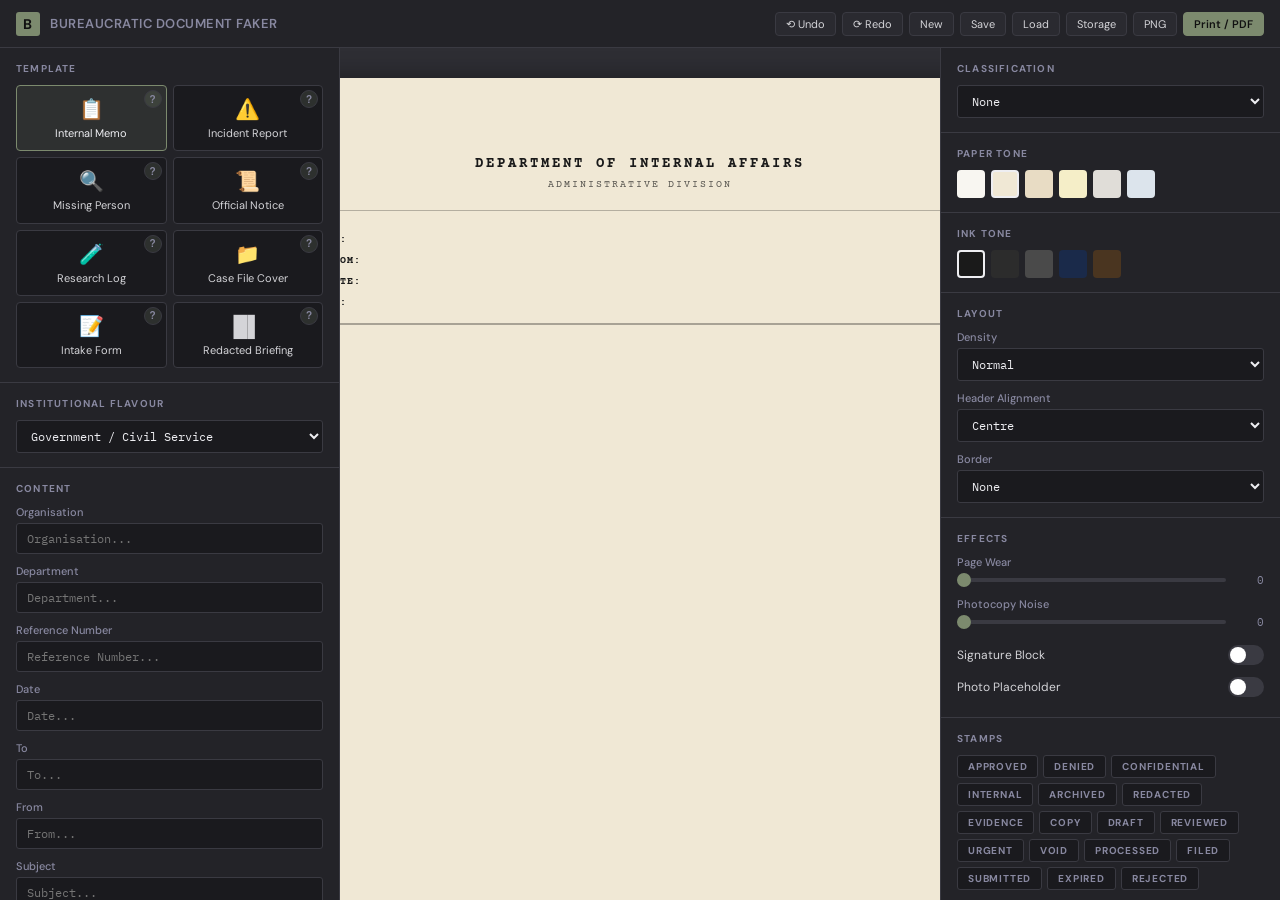
<file: index.html>
<!DOCTYPE html>
<html lang="en">
<head>
  <meta charset="UTF-8">
  <meta name="viewport" content="width=device-width, initial-scale=1.0">
  <title>Bureaucratic Document Faker</title>
  <link rel="stylesheet" href="src/styles.css">
</head>
<body>

<div class="app" id="app">
  <!-- HEADER -->
  <header class="header">
    <div class="header-brand">
      <div class="icon">B</div>
      <span>Bureaucratic Document Faker</span>
    </div>
    <div class="header-actions">
      <button class="btn btn-sm" id="undoBtn" title="Undo (Ctrl+Z)" disabled>⟲ Undo</button>
      <button class="btn btn-sm" id="redoBtn" title="Redo (Ctrl+Y)" disabled>⟳ Redo</button>
      <button class="btn btn-sm" id="newBtn" onclick="alert('Use Load to open saved docs')">New</button>
      <button class="btn btn-sm" id="saveBtn">Save</button>
      <button class="btn btn-sm" id="loadBtn">Load</button>
      <button class="btn btn-sm" id="storageManagerBtn" title="View and manage stored documents and presets">Storage</button>
      <button class="btn btn-sm" id="pngBtn">PNG</button>
      <button class="btn btn-sm btn-primary" id="printBtn">Print / PDF</button>
    </div>
  </header>

  <!-- LEFT PANEL: CONTENT -->
  <div class="panel" id="leftPanel">
    <!-- Template selection -->
    <div class="panel-section">
      <div class="panel-title">Template</div>
      <div class="template-grid" id="templateGrid"></div>
    </div>

    <!-- Flavour Pack -->
    <div class="panel-section">
      <div class="panel-title">Institutional Flavour</div>
      <div class="field">
        <select id="flavourSelect">
          <option value="government">Government / Civil Service</option>
          <option value="academic">Academic / University</option>
          <option value="research">Research Lab</option>
          <option value="police">Police / Investigative</option>
          <option value="medical">Medical / Administrative</option>
          <option value="corporate">Corporate Internal</option>
          <option value="occult">Occult Archive</option>
          <option value="retro">Retro Terminal Bureau</option>
        </select>
      </div>
    </div>

    <!-- Content fields -->
    <div class="panel-section">
      <div class="panel-title">Content</div>
      <div id="contentFields"></div>
    </div>

    <!-- Notes / Attachments -->
    <div class="panel-section">
      <div class="panel-title">Extras</div>
      <div class="field">
        <label>Notes</label>
        <textarea id="docNotes" rows="2" placeholder="Optional notes..."></textarea>
      </div>
      <div class="field">
        <label>Attachments List</label>
        <input type="text" id="docAttachments" placeholder="e.g. Exhibit A, Photo Set 12">
      </div>
      <div class="field">
        <label>Footer Left</label>
        <input type="text" id="footerLeft" placeholder="e.g. FORM 117-B REV. 2">
      </div>
      <div class="field">
        <label>Footer Right</label>
        <input type="text" id="footerRight" placeholder="e.g. Page 1 of 1">
      </div>
    </div>
  </div>

  <!-- CENTRE: PREVIEW -->
  <div class="preview-area" id="previewArea">
    <div class="preview-wrapper" id="previewWrapper">
      <div id="docPreview"></div>
    </div>
  </div>

  <!-- RIGHT PANEL: STYLE -->
  <div class="panel" id="rightPanel">
    <!-- Classification -->
    <div class="panel-section">
      <div class="panel-title">Classification</div>
      <div class="field">
        <select id="classificationSelect">
          <option value="none">None</option>
          <option value="unclassified">Unclassified</option>
          <option value="internal">Internal Use Only</option>
          <option value="confidential">Confidential</option>
          <option value="secret">Secret</option>
        </select>
      </div>
    </div>

    <!-- Paper & Ink -->
    <div class="panel-section">
      <div class="panel-title">Paper Tone</div>
      <div class="swatch-row" id="paperSwatches"></div>
    </div>
    <div class="panel-section">
      <div class="panel-title">Ink Tone</div>
      <div class="swatch-row" id="inkSwatches"></div>
    </div>

    <!-- Layout -->
    <div class="panel-section">
      <div class="panel-title">Layout</div>
      <div class="field">
        <label>Density</label>
        <select id="densitySelect">
          <option value="compact">Compact</option>
          <option value="normal" selected>Normal</option>
          <option value="spacious">Spacious</option>
        </select>
      </div>
      <div class="field">
        <label>Header Alignment</label>
        <select id="headerAlign">
          <option value="center" selected>Centre</option>
          <option value="left">Left</option>
        </select>
      </div>
      <div class="field">
        <label>Border</label>
        <select id="borderStyle">
          <option value="none">None</option>
          <option value="thin">Thin</option>
          <option value="double">Double</option>
          <option value="heavy">Heavy</option>
        </select>
      </div>
    </div>

    <!-- Effects -->
    <div class="panel-section">
      <div class="panel-title">Effects</div>
      <div class="field">
        <label>Page Wear</label>
        <div class="slider-row">
          <input type="range" id="pageWear" min="0" max="100" value="0">
          <span class="slider-val" id="pageWearVal">0</span>
        </div>
      </div>
      <div class="field">
        <label>Photocopy Noise</label>
        <div class="slider-row">
          <input type="range" id="photoNoise" min="0" max="100" value="0">
          <span class="slider-val" id="photoNoiseVal">0</span>
        </div>
      </div>
      <div class="toggle-row">
        <span>Signature Block</span>
        <div class="toggle" id="sigToggle"></div>
      </div>
      <div class="toggle-row">
        <span>Photo Placeholder</span>
        <div class="toggle" id="photoToggle"></div>
      </div>
    </div>

    <!-- Stamps -->
    <div class="panel-section">
      <div class="panel-title">Stamps</div>
      <div class="stamp-grid" id="stampGrid"></div>
      <div style="margin-top:10px">
        <label style="font-size:11px;color:var(--ui-text-dim);display:block;margin-bottom:4px">Stamp Colour</label>
        <div class="swatch-row" id="stampColorSwatches"></div>
      </div>
      <!-- Priority 6: Custom Stamp Colour Picker -->
      <div id="customStampColorContainer" style="margin-top:10px"></div>
    </div>

    <!-- Priority 7: Field Customization Panel -->
    <div class="panel-section" id="fieldCustomizationSection" style="display:none">
      <div id="fieldCustomizationContainer"></div>
    </div>

    <!-- Redaction -->
    <div class="panel-section">
      <div class="panel-title">Redaction</div>
      <p style="font-size:11px;color:var(--ui-text-dim);margin-bottom:8px">
        Wrap text in [REDACTED] or [R]...[/R] in the body field to apply redaction bars.
      </p>
      <div class="toggle-row">
        <span>Show redaction markers</span>
        <div class="toggle active" id="redactionToggle"></div>
      </div>
    </div>

    <!-- Presets -->
    <div class="panel-section">
      <div class="panel-title">Presets</div>
      <div style="display:flex;gap:6px;flex-wrap:wrap">
        <button class="btn btn-sm" id="savePresetBtn">Save Preset</button>
        <button class="btn btn-sm" id="loadPresetBtn">Load Preset</button>
      </div>
    </div>
  </div>
</div>

<!-- MODALS -->
<div class="modal-backdrop hidden" id="saveModal">
  <div class="modal">
    <h3>Save Document</h3>
    <div id="saveList"></div>
    <div class="modal-actions">
      <button class="btn" id="closeSaveModal">Close</button>
    </div>
  </div>
</div>

<div class="modal-backdrop hidden" id="loadModal">
  <div class="modal">
    <h3>Saved Documents</h3>
    <div id="loadList"></div>
    <div class="modal-actions">
      <button class="btn" id="closeLoadModal">Close</button>
    </div>
  </div>
</div>

<div class="modal-backdrop hidden" id="presetModal">
  <div class="modal modal-large">
    <h3>Presets - Advanced Search & Apply</h3>
    <!-- Search & Filter Controls -->
    <div class="preset-controls">
      <div class="field">
        <input type="text" id="presetSearch" placeholder="Search presets by name, description, or tags...">
      </div>
      <div class="preset-filters">
        <div class="filter-group">
          <label>Sort:</label>
          <select id="presetSort">
            <option value="alphabetical">Alphabetical</option>
            <option value="recent">Recently Used</option>
            <option value="frequency">Most Used</option>
          </select>
        </div>
        <div class="filter-group" id="tagFilters"></div>
      </div>
    </div>
    <div id="presetList"></div>
    <div class="modal-actions">
      <button class="btn" id="closePresetModal">Close</button>
    </div>
  </div>
</div>

<!-- Preset Override Modal -->
<div class="modal-backdrop hidden" id="presetOverrideModal">
  <div class="modal">
    <h3>Apply Preset - Select Fields to Override</h3>
    <div class="override-explanation">
      <p>Checked fields will be updated. Unchecked fields will keep their current values.</p>
    </div>
    <div id="overrideFieldsList" class="override-fields"></div>
    <div class="modal-actions">
      <button class="btn btn-primary" id="applyPresetOverride">Apply Preset</button>
      <button class="btn" id="cancelPresetOverride">Cancel</button>
    </div>
  </div>
</div>

<div class="modal-backdrop hidden" id="templateHelpModal">
  <div class="modal">
    <h3 id="templateHelpTitle">Template Help</h3>
    <div id="templateHelpContent"></div>
    <div class="modal-actions">
      <button class="btn" id="closeTemplateHelpModal">Close</button>
    </div>
  </div>
</div>

<!-- Storage Manager Modal -->
<div class="modal-backdrop hidden" id="storageManagerModalBackdrop">
  <div class="modal modal-large">
    <h3>Storage Manager</h3>
    <div id="storageManagerList"></div>
    <div class="modal-actions">
      <button class="btn" id="closeStorageManagerModal">Close</button>
    </div>
  </div>
</div>

<div class="toast" id="toast"></div>

<script type="module" src="src/main.js"></script>
</body>
</html>
</file>
<file: src/styles.css>
@import url('https://fonts.googleapis.com/css2?family=Courier+Prime:ital,wght@0,400;0,700;1,400&family=EB+Garamond:ital,wght@0,400;0,600;0,700;1,400&family=IBM+Plex+Mono:wght@300;400;500;700&family=Special+Elite&family=Cutive+Mono&family=Libre+Baskerville:ital,wght@0,400;0,700;1,400&family=Source+Serif+4:ital,wght@0,400;0,600;0,700;1,400&family=DM+Sans:wght@300;400;500;600;700&family=Space+Mono:wght@400;700&display=swap');

:root {
  --ui-bg: #1a1a1e;
  --ui-surface: #232328;
  --ui-surface-2: #2a2a30;
  --ui-border: #3a3a42;
  --ui-border-light: #44444e;
  --ui-text: #d4d4d8;
  --ui-text-dim: #8888a0;
  --ui-text-bright: #eeeef2;
  --ui-accent: #7c8a6e;
  --ui-accent-hover: #8f9e7f;
  --ui-danger: #a04040;
  --ui-warning: #b08840;
  --panel-width: 340px;
  --preview-min: 500px;
}

* { margin:0; padding:0; box-sizing:border-box; }

body {
  font-family: 'DM Sans', sans-serif;
  background: var(--ui-bg);
  color: var(--ui-text);
  height: 100vh;
  overflow: hidden;
}

/* ── APP LAYOUT ── */
.app {
  display: grid;
  grid-template-columns: var(--panel-width) 1fr var(--panel-width);
  grid-template-rows: 48px 1fr;
  height: 100vh;
}

/* ── HEADER ── */
.header {
  grid-column: 1 / -1;
  background: var(--ui-surface);
  border-bottom: 1px solid var(--ui-border);
  display: flex;
  align-items: center;
  justify-content: space-between;
  padding: 0 16px;
  z-index: 100;
}

.header-brand {
  display: flex;
  align-items: center;
  gap: 10px;
  font-weight: 600;
  font-size: 13px;
  letter-spacing: 0.5px;
  text-transform: uppercase;
  color: var(--ui-text-dim);
}

.header-brand .icon {
  width: 24px; height: 24px;
  background: var(--ui-accent);
  border-radius: 3px;
  display: flex; align-items: center; justify-content: center;
  color: #111;
  font-size: 14px;
  font-weight: 700;
}

.header-actions { display: flex; gap: 6px; }

/* ── BUTTONS ── */
.btn {
  padding: 6px 14px;
  border: 1px solid var(--ui-border);
  background: var(--ui-surface-2);
  color: var(--ui-text);
  border-radius: 4px;
  font-size: 12px;
  font-family: inherit;
  cursor: pointer;
  transition: all 0.15s;
  white-space: nowrap;
}
.btn:hover { background: var(--ui-border); color: var(--ui-text-bright); }
.btn-primary { background: var(--ui-accent); color: #111; border-color: var(--ui-accent); font-weight: 600; }
.btn-primary:hover { background: var(--ui-accent-hover); }
.btn-danger { border-color: var(--ui-danger); color: var(--ui-danger); }
.btn-danger:hover { background: var(--ui-danger); color: #fff; }
.btn-sm { padding: 4px 10px; font-size: 11px; }

/* ── PANELS ── */
.panel {
  background: var(--ui-surface);
  border-right: 1px solid var(--ui-border);
  overflow-y: auto;
  overflow-x: hidden;
  scrollbar-width: thin;
  scrollbar-color: var(--ui-border) transparent;
}
.panel:last-of-type { border-right: none; border-left: 1px solid var(--ui-border); }

.panel-section {
  padding: 14px 16px;
  border-bottom: 1px solid var(--ui-border);
}
.panel-section:last-child { border-bottom: none; }

.panel-title {
  font-size: 10px;
  font-weight: 700;
  text-transform: uppercase;
  letter-spacing: 1.2px;
  color: var(--ui-text-dim);
  margin-bottom: 10px;
}

/* ── FORM CONTROLS ── */
.field { margin-bottom: 10px; }
.field:last-child { margin-bottom: 0; }

.field label {
  display: block;
  font-size: 11px;
  font-weight: 500;
  color: var(--ui-text-dim);
  margin-bottom: 4px;
}

.field input, .field textarea, .field select {
  width: 100%;
  padding: 7px 10px;
  background: var(--ui-bg);
  border: 1px solid var(--ui-border);
  border-radius: 3px;
  color: var(--ui-text-bright);
  font-family: 'IBM Plex Mono', monospace;
  font-size: 12px;
  transition: border-color 0.15s;
}
.field input:focus, .field textarea:focus, .field select:focus {
  outline: none;
  border-color: var(--ui-accent);
}
.field textarea { resize: vertical; min-height: 60px; line-height: 1.5; }
.field select { cursor: pointer; }

/* ── FIELD VALIDATION (Gap 2) ── */
.field.has-error input,
.field.has-error textarea {
  border-color: #d9534f;
  background-color: #f9ede8;
}

.field-error {
  display: none;
  color: #d9534f;
  font-size: 11px;
  margin-top: 4px;
  font-weight: 500;
}

.field-row {
  display: grid;
  grid-template-columns: 1fr 1fr;
  gap: 8px;
}

/* ── TOGGLE ── */
.toggle-row {
  display: flex;
  align-items: center;
  justify-content: space-between;
  padding: 6px 0;
}
.toggle-row span { font-size: 12px; }
.toggle {
  width: 36px; height: 20px;
  background: var(--ui-border);
  border-radius: 10px;
  position: relative;
  cursor: pointer;
  transition: background 0.2s;
  flex-shrink: 0;
}
.toggle.active { background: var(--ui-accent); }
.toggle::after {
  content: '';
  position: absolute;
  width: 16px; height: 16px;
  background: #fff;
  border-radius: 50%;
  top: 2px; left: 2px;
  transition: transform 0.2s;
}
.toggle.active::after { transform: translateX(16px); }

/* ── SLIDER ── */
.slider-row {
  display: flex;
  align-items: center;
  gap: 10px;
}
.slider-row input[type="range"] {
  flex: 1;
  -webkit-appearance: none;
  height: 4px;
  background: var(--ui-border);
  border-radius: 2px;
  border: none;
  padding: 0;
}
.slider-row input[type="range"]::-webkit-slider-thumb {
  -webkit-appearance: none;
  width: 14px; height: 14px;
  background: var(--ui-accent);
  border-radius: 50%;
  cursor: pointer;
}
.slider-row .slider-val {
  font-size: 11px;
  color: var(--ui-text-dim);
  min-width: 28px;
  text-align: right;
  font-family: 'IBM Plex Mono', monospace;
}

/* ── TEMPLATE GRID ── */
.template-grid {
  display: grid;
  grid-template-columns: 1fr 1fr;
  gap: 6px;
}
.template-card {
  padding: 10px 8px;
  background: var(--ui-bg);
  border: 1px solid var(--ui-border);
  border-radius: 4px;
  cursor: pointer;
  text-align: center;
  transition: all 0.15s;
  font-size: 11px;
  line-height: 1.3;
}
.template-card:hover { border-color: var(--ui-accent); color: var(--ui-text-bright); }
.template-card.active { border-color: var(--ui-accent); background: rgba(124,138,110,0.12); color: var(--ui-text-bright); }
.template-card .tc-icon { font-size: 20px; margin-bottom: 4px; }
.template-card { position: relative; }
.template-card .tc-name { display: block; }
.template-help-btn {
  position: absolute;
  top: 4px;
  right: 4px;
  width: 18px;
  height: 18px;
  padding: 0;
  background: rgba(124,138,110,0.2);
  border: 1px solid var(--ui-border);
  border-radius: 50%;
  color: var(--ui-text-dim);
  font-size: 10px;
  font-weight: 700;
  cursor: help;
  transition: all 0.15s;
  display: flex;
  align-items: center;
  justify-content: center;
}
.template-help-btn:hover {
  background: rgba(124,138,110,0.4);
  color: var(--ui-text-bright);
  border-color: var(--ui-accent);
}

/* ── TEMPLATE HELP MODAL ── */
.help-section {
  display: flex;
  flex-direction: column;
  gap: 12px;
  margin-bottom: 16px;
}
.help-description, .help-use-cases, .help-tip {
  font-size: 12px;
  line-height: 1.5;
}
.help-use-cases ul {
  margin: 6px 0 0 20px;
  padding: 0;
  list-style: disc;
}
.help-use-cases li {
  margin-bottom: 4px;
  color: var(--ui-text);
}

/* ── STAMP CHIPS ── */
.stamp-grid {
  display: flex;
  flex-wrap: wrap;
  gap: 5px;
}
.stamp-chip {
  padding: 4px 10px;
  font-size: 10px;
  font-weight: 700;
  text-transform: uppercase;
  letter-spacing: 0.8px;
  border: 1px solid var(--ui-border);
  border-radius: 3px;
  cursor: pointer;
  background: var(--ui-bg);
  color: var(--ui-text-dim);
  transition: all 0.15s;
}
.stamp-chip:hover { border-color: var(--ui-accent); color: var(--ui-text-bright); }
.stamp-chip.active { background: rgba(124,138,110,0.15); border-color: var(--ui-accent); color: var(--ui-text-bright); }

/* ── COLOUR SWATCHES ── */
.swatch-row { display: flex; gap: 6px; flex-wrap: wrap; }
.swatch {
  width: 28px; height: 28px;
  border-radius: 4px;
  cursor: pointer;
  border: 2px solid transparent;
  transition: border-color 0.15s, transform 0.1s;
}
.swatch:hover { transform: scale(1.1); }
.swatch.active { border-color: var(--ui-text-bright); }

/* ── CUSTOM COLOUR PICKER (Priority 6) ── */
.color-picker-wrapper {
  display: flex;
  gap: 8px;
  align-items: center;
  margin-top: 8px;
}
.color-input {
  width: 50px;
  height: 36px;
  border: 1px solid var(--ui-border);
  border-radius: 4px;
  cursor: pointer;
}
.color-input:hover { border-color: var(--ui-accent); }
.btn-small {
  padding: 6px 12px;
  background: #444;
  border: 1px solid var(--ui-border);
  color: var(--ui-text);
  border-radius: 4px;
  cursor: pointer;
  font-size: 12px;
  transition: background 0.15s;
}
.btn-small:hover { background: #555; border-color: var(--ui-accent); }

/* ── FIELD CUSTOMIZATION (Priority 7) ── */
.field-customization-panel {
  margin-top: 12px;
  padding: 12px;
  background: rgba(0,0,0,0.2);
  border-radius: 4px;
}
.field-toggles {
  display: flex;
  flex-direction: column;
  gap: 8px;
  margin-top: 8px;
}
.field-toggle {
  display: flex;
  align-items: center;
  gap: 8px;
  cursor: pointer;
  font-size: 12px;
  color: var(--ui-text-muted);
  transition: color 0.15s;
}
.field-toggle:hover { color: var(--ui-text); }
.field-toggle input[type="checkbox"] {
  cursor: pointer;
  width: 16px;
  height: 16px;
}
.field-toggle span {
  user-select: none;
}

/* ── PREVIEW AREA ── */
.preview-area {
  background: #2e2e34;
  overflow: auto;
  display: flex;
  justify-content: center;
  padding: 30px;
  position: relative;
}

.preview-wrapper {
  width: 210mm;
  min-height: 297mm;
  position: relative;
  flex-shrink: 0;
  box-shadow: 0 4px 30px rgba(0,0,0,0.5);
  transform-origin: top center;
}

/* ── DOCUMENT STYLES ── */
.doc-page {
  width: 100%;
  min-height: 297mm;
  position: relative;
  padding: 20mm 22mm 18mm 22mm;
  overflow: hidden;
  font-family: 'Courier Prime', monospace;
  line-height: 1.5;
  color: #222;
}

/* Paper tones */
.paper-white { background: #f8f6f1; }
.paper-cream { background: #f0e8d5; }
.paper-aged { background: #e8dcc4; }
.paper-yellow { background: #f5eec8; }
.paper-grey { background: #e0ddd8; }
.paper-blue { background: #dce4ec; }

/* Ink tones */
.ink-black .doc-content { color: #1a1a1a; }
.ink-dark .doc-content { color: #2c2c2c; }
.ink-faded .doc-content { color: #4a4a4a; }
.ink-blue .doc-content { color: #1a2a4a; }
.ink-sepia .doc-content { color: #4a3520; }

/* Page wear overlay */
.page-wear {
  position: absolute;
  inset: 0;
  pointer-events: none;
  z-index: 5;
  mix-blend-mode: multiply;
  opacity: 0;
}

.page-wear.active {
  background:
    radial-gradient(ellipse at 15% 10%, rgba(120,100,70,0.15) 0%, transparent 50%),
    radial-gradient(ellipse at 85% 90%, rgba(100,80,60,0.2) 0%, transparent 40%),
    radial-gradient(ellipse at 50% 50%, transparent 40%, rgba(80,70,50,0.08) 100%);
}

/* Photocopy noise */
.photocopy-noise {
  position: absolute;
  inset: 0;
  pointer-events: none;
  z-index: 6;
  opacity: 0;
  background-image: url("data:image/svg+xml,%3Csvg viewBox='0 0 256 256' xmlns='http://www.w3.org/2000/svg'%3E%3Cfilter id='noise'%3E%3CfeTurbulence type='fractalNoise' baseFrequency='0.9' numOctaves='4' stitchTiles='stitch'/%3E%3C/filter%3E%3Crect width='100%25' height='100%25' filter='url(%23noise)' opacity='0.4'/%3E%3C/svg%3E");
  mix-blend-mode: multiply;
}

/* Document content layer */
.doc-content {
  position: relative;
  z-index: 2;
}

/* Classification banners */
.doc-classification {
  text-align: center;
  font-weight: 700;
  text-transform: uppercase;
  letter-spacing: 4px;
  font-size: 11px;
  padding: 4px 0;
  margin-bottom: 12px;
  border-top: 2px solid currentColor;
  border-bottom: 2px solid currentColor;
}

.cls-confidential { color: #8b0000; }
.cls-secret { color: #8b0000; }
.cls-internal { color: #444; }
.cls-unclassified { color: #555; }

/* Document header */
.doc-header {
  margin-bottom: 18px;
  padding-bottom: 12px;
  border-bottom: 1px solid rgba(0,0,0,0.25);
}
.doc-header.align-center { text-align: center; }
.doc-header.align-left { text-align: left; }

.doc-org-name {
  font-size: 14px;
  font-weight: 700;
  text-transform: uppercase;
  letter-spacing: 3px;
  margin-bottom: 2px;
}
.doc-dept {
  font-size: 10px;
  text-transform: uppercase;
  letter-spacing: 2px;
  opacity: 0.7;
  margin-bottom: 6px;
}
.doc-title {
  font-size: 16px;
  font-weight: 700;
  text-transform: uppercase;
  letter-spacing: 2px;
  margin-top: 8px;
}

/* Metadata grid */
.doc-meta {
  display: grid;
  grid-template-columns: auto 1fr;
  gap: 2px 16px;
  font-size: 11px;
  margin-bottom: 16px;
  padding: 8px 0;
  border-bottom: 1px solid rgba(0,0,0,0.15);
}
.doc-meta .meta-label {
  font-weight: 700;
  text-transform: uppercase;
  font-size: 10px;
  letter-spacing: 1px;
  opacity: 0.7;
  white-space: nowrap;
}
.doc-meta .meta-value {
  font-size: 12px;
}

/* Memo header style */
.memo-header {
  font-size: 12px;
  margin-bottom: 16px;
  padding-bottom: 10px;
  border-bottom: 2px solid rgba(0,0,0,0.3);
}
.memo-header .memo-row {
  display: grid;
  grid-template-columns: 70px 1fr;
  padding: 3px 0;
}
.memo-header .memo-label {
  font-weight: 700;
  text-transform: uppercase;
  font-size: 10px;
  letter-spacing: 1px;
}

/* Body text */
.doc-body {
  font-size: 12px;
  line-height: 1.7;
  margin-bottom: 20px;
  white-space: pre-wrap;
  word-wrap: break-word;
}

/* Footer */
.doc-footer {
  position: absolute;
  bottom: 14mm;
  left: 22mm;
  right: 22mm;
  font-size: 8px;
  opacity: 0.5;
  display: flex;
  justify-content: space-between;
  text-transform: uppercase;
  letter-spacing: 1px;
  border-top: 1px solid rgba(0,0,0,0.15);
  padding-top: 6px;
  z-index: 2;
}

/* Signature block */
.doc-signature {
  margin-top: 30px;
  padding-top: 10px;
}
.sig-line {
  width: 200px;
  border-top: 1px solid rgba(0,0,0,0.4);
  padding-top: 4px;
  font-size: 10px;
  text-transform: uppercase;
  letter-spacing: 1px;
  opacity: 0.6;
}

/* Photo placeholder */
.doc-photo {
  width: 120px;
  height: 150px;
  border: 2px solid rgba(0,0,0,0.3);
  display: flex;
  align-items: center;
  justify-content: center;
  font-size: 9px;
  text-transform: uppercase;
  letter-spacing: 1px;
  opacity: 0.4;
  margin: 10px 0;
  background: rgba(0,0,0,0.03);
}

/* Attachment box */
.doc-attachments {
  margin-top: 14px;
  padding: 8px 10px;
  border: 1px solid rgba(0,0,0,0.2);
  font-size: 10px;
}
.doc-attachments .att-title {
  font-weight: 700;
  text-transform: uppercase;
  font-size: 9px;
  letter-spacing: 1px;
  margin-bottom: 4px;
  opacity: 0.6;
}

/* ── STAMPS ── */
.stamp-overlay {
  position: absolute;
  z-index: 10;
  pointer-events: none;
  font-weight: 700;
  text-transform: uppercase;
  letter-spacing: 3px;
  padding: 8px 20px;
  border: 4px solid;
  border-radius: 4px;
  font-family: 'Special Elite', cursive;
}

.stamp-approved { color: rgba(0,100,0,0.55); border-color: rgba(0,100,0,0.55); top: 30%; right: 8%; transform: rotate(-12deg); font-size: 28px; }
.stamp-denied { color: rgba(180,0,0,0.55); border-color: rgba(180,0,0,0.55); top: 25%; right: 10%; transform: rotate(8deg); font-size: 28px; }
.stamp-confidential { color: rgba(180,0,0,0.45); border-color: rgba(180,0,0,0.45); top: 5%; left: 50%; transform: translateX(-50%) rotate(-2deg); font-size: 18px; letter-spacing: 6px; }
.stamp-internal { color: rgba(0,0,0,0.3); border-color: rgba(0,0,0,0.3); bottom: 20%; right: 5%; transform: rotate(-5deg); font-size: 14px; }
.stamp-archived { color: rgba(80,80,120,0.4); border-color: rgba(80,80,120,0.4); top: 40%; left: 10%; transform: rotate(15deg); font-size: 22px; }
.stamp-redacted { color: rgba(180,0,0,0.5); border-color: rgba(180,0,0,0.5); top: 35%; left: 50%; transform: translateX(-50%) rotate(-3deg); font-size: 24px; letter-spacing: 8px; }
.stamp-evidence { color: rgba(0,0,150,0.45); border-color: rgba(0,0,150,0.45); bottom: 25%; left: 8%; transform: rotate(-8deg); font-size: 18px; }
.stamp-copy { color: rgba(0,0,0,0.2); border-color: rgba(0,0,0,0.2); top: 50%; left: 50%; transform: translate(-50%,-50%) rotate(-35deg); font-size: 48px; letter-spacing: 12px; }
.stamp-draft { color: rgba(150,100,0,0.4); border-color: rgba(150,100,0,0.4); top: 20%; left: 15%; transform: rotate(12deg); font-size: 30px; }
.stamp-reviewed { color: rgba(0,120,0,0.5); border-color: rgba(0,120,0,0.5); bottom: 30%; right: 15%; transform: rotate(-10deg); font-size: 26px; }
.stamp-urgent { color: rgba(220,0,0,0.6); border-color: rgba(220,0,0,0.6); top: 15%; left: 20%; transform: rotate(20deg); font-size: 32px; font-weight: bold; }
.stamp-void { color: rgba(150,0,0,0.5); border-color: rgba(150,0,0,0.5); top: 35%; right: 20%; transform: rotate(-15deg); font-size: 24px; }
.stamp-processed { color: rgba(0,100,150,0.5); border-color: rgba(0,100,150,0.5); bottom: 15%; right: 25%; transform: rotate(8deg); font-size: 20px; }
.stamp-filed { color: rgba(100,100,100,0.45); border-color: rgba(100,100,100,0.45); top: 60%; left: 30%; transform: rotate(-12deg); font-size: 22px; }
.stamp-submitted { color: rgba(0,80,150,0.5); border-color: rgba(0,80,150,0.5); bottom: 40%; left: 15%; transform: rotate(5deg); font-size: 20px; }
.stamp-expired { color: rgba(180,120,0,0.5); border-color: rgba(180,120,0,0.5); top: 50%; right: 10%; transform: rotate(-25deg); font-size: 28px; }
.stamp-rejected { color: rgba(200,0,0,0.55); border-color: rgba(200,0,0,0.55); bottom: 35%; right: 5%; transform: rotate(12deg); font-size: 24px; }

/* Stamp colour overrides */
.stamp-color-red { color: rgba(180,0,0,0.5) !important; border-color: rgba(180,0,0,0.5) !important; }
.stamp-color-blue { color: rgba(0,0,150,0.5) !important; border-color: rgba(0,0,150,0.5) !important; }
.stamp-color-black { color: rgba(0,0,0,0.4) !important; border-color: rgba(0,0,0,0.4) !important; }
.stamp-color-faded { color: rgba(100,80,60,0.3) !important; border-color: rgba(100,80,60,0.3) !important; }

/* ── REDACTION ── */
.redacted-block {
  background: #111;
  color: transparent;
  padding: 0 4px;
  display: inline;
  user-select: none;
  position: relative;
}

/* ── FLAVOUR-SPECIFIC TYPOGRAPHY ── */
.flavour-government .doc-content { font-family: 'Courier Prime', monospace; }
.flavour-academic .doc-content { font-family: 'EB Garamond', serif; }
.flavour-academic .doc-body { font-size: 13px; line-height: 1.8; }
.flavour-research .doc-content { font-family: 'IBM Plex Mono', monospace; }
.flavour-police .doc-content { font-family: 'Courier Prime', monospace; }
.flavour-medical .doc-content { font-family: 'Source Serif 4', serif; }
.flavour-corporate .doc-content { font-family: 'Libre Baskerville', serif; }
.flavour-occult .doc-content { font-family: 'EB Garamond', serif; font-style: italic; }
.flavour-retro .doc-content { font-family: 'Cutive Mono', monospace; letter-spacing: 0.5px; }
.flavour-retro .doc-page { background: #1a1a18 !important; color: #33ff33 !important; }
.flavour-retro .doc-content { color: #33ff33 !important; }
.flavour-retro .doc-classification { color: #33ff33; border-color: #33ff33; }
.flavour-retro .doc-header { border-color: rgba(51,255,51,0.3); }
.flavour-retro .doc-meta { border-color: rgba(51,255,51,0.2); }
.flavour-retro .doc-footer { border-color: rgba(51,255,51,0.2); color: #33ff33; }

/* Bulletin / poster layout */
.layout-bulletin .doc-page { padding: 15mm 18mm; }
.layout-bulletin .doc-title { font-size: 24px; text-align: center; margin-bottom: 10px; }
.layout-bulletin .doc-body { text-align: center; }

/* Dense layout */
.density-compact .doc-body { font-size: 11px; line-height: 1.4; }
.density-compact .doc-meta { font-size: 10px; }
.density-normal .doc-body { font-size: 12px; line-height: 1.7; }
.density-spacious .doc-body { font-size: 13px; line-height: 1.9; }
.density-spacious .doc-page { padding: 25mm; }

/* Border styles */
.border-none .doc-page {}
.border-thin .doc-page { border: 1px solid rgba(0,0,0,0.2); }
.border-double .doc-page { border: 3px double rgba(0,0,0,0.25); }
.border-heavy .doc-page { border: 2px solid rgba(0,0,0,0.35); }

/* ── RESPONSIVE SCALING ── */
@media (max-width: 1200px) {
  .app { grid-template-columns: 280px 1fr 280px; }
}

/* ── EXPORT HELPERS ── */
@media print {
  .app { display: block !important; }
  .panel, .header { display: none !important; }
  .preview-area { padding: 0 !important; background: none !important; overflow: visible !important; }
  .preview-wrapper { box-shadow: none !important; margin: 0 !important; }
}

/* ── PRESET/SAVE MODAL ── */
.modal-backdrop {
  position: fixed;
  inset: 0;
  background: rgba(0,0,0,0.6);
  z-index: 200;
  display: flex;
  align-items: center;
  justify-content: center;
}
.modal-backdrop.hidden { display: none; }

.modal {
  background: var(--ui-surface);
  border: 1px solid var(--ui-border);
  border-radius: 8px;
  padding: 24px;
  min-width: 380px;
  max-width: 500px;
  max-height: 80vh;
  overflow-y: auto;
}
.modal h3 {
  font-size: 14px;
  font-weight: 600;
  margin-bottom: 16px;
  color: var(--ui-text-bright);
}
.modal-actions {
  display: flex;
  gap: 8px;
  justify-content: flex-end;
  margin-top: 16px;
}

.save-item {
  display: flex;
  align-items: center;
  justify-content: space-between;
  padding: 8px 10px;
  background: var(--ui-bg);
  border: 1px solid var(--ui-border);
  border-radius: 4px;
  margin-bottom: 6px;
  cursor: pointer;
  transition: border-color 0.15s;
}
.save-item:hover { border-color: var(--ui-accent); }
.save-item .si-name { font-size: 12px; font-weight: 500; }
.save-item .si-meta { font-size: 10px; color: var(--ui-text-dim); }
.save-item .si-actions { display: flex; gap: 4px; }

/* ── PRESETS (Gap 8: Advanced Preset System) ── */
.modal-large {
  max-width: 600px;
  width: 90vw;
  max-height: 90vh;
}

.preset-controls {
  margin-bottom: 16px;
  padding: 12px;
  background: var(--ui-bg);
  border: 1px solid var(--ui-border);
  border-radius: 4px;
}

.preset-controls .field { margin-bottom: 12px; }
.preset-controls .field:last-child { margin-bottom: 0; }

.preset-controls input[type="text"] {
  width: 100%;
  padding: 8px 10px;
  font-size: 12px;
  border: 1px solid var(--ui-border);
  border-radius: 4px;
  background: var(--ui-bg);
  color: var(--ui-text);
}

.preset-filters {
  display: flex;
  gap: 12px;
  flex-wrap: wrap;
  align-items: center;
}

.filter-group {
  display: flex;
  gap: 8px;
  align-items: center;
  font-size: 11px;
}

.filter-group label { font-weight: 500; color: var(--ui-text-dim); }
.filter-group select {
  padding: 4px 8px;
  font-size: 11px;
  border: 1px solid var(--ui-border);
  border-radius: 3px;
  background: var(--ui-bg);
  color: var(--ui-text);
}

.tag-filter-button {
  padding: 4px 10px;
  font-size: 11px;
  border: 1px solid var(--ui-border);
  border-radius: 12px;
  background: var(--ui-bg);
  color: var(--ui-text);
  cursor: pointer;
  transition: all 0.15s;
}

.tag-filter-button:hover,
.tag-filter-button.active {
  border-color: var(--ui-accent);
  background: var(--ui-accent);
  color: #111;
  font-weight: 600;
}

.preset-grid {
  display: grid;
  grid-template-columns: repeat(auto-fill, minmax(260px, 1fr));
  gap: 12px;
  max-height: 400px;
  overflow-y: auto;
  padding: 4px;
}

.preset-card {
  border: 1px solid var(--ui-border);
  border-radius: 6px;
  background: var(--ui-bg);
  padding: 12px;
  transition: border-color 0.15s;
}

.preset-card:hover { border-color: var(--ui-accent); }

.preset-card-header { margin-bottom: 10px; }
.preset-name { font-size: 12px; font-weight: 600; color: var(--ui-text-bright); margin-bottom: 4px; }
.preset-desc { font-size: 11px; color: var(--ui-text-dim); line-height: 1.3; }

.preset-meta {
  margin-bottom: 10px;
  padding: 8px;
  background: var(--ui-bg-lighter);
  border-radius: 3px;
  font-size: 10px;
}

.meta-row { color: var(--ui-text-dim); margin-bottom: 3px; line-height: 1.2; }
.meta-row:last-child { margin-bottom: 0; }
.meta-label { font-weight: 500; color: var(--ui-text); }

.preset-actions {
  display: flex;
  gap: 4px;
}

.preset-actions .btn-sm {
  flex: 1;
  font-size: 10px;
  padding: 4px 6px;
}

.override-explanation {
  margin-bottom: 16px;
  padding: 12px;
  background: var(--ui-bg);
  border: 1px solid var(--ui-border);
  border-radius: 4px;
  font-size: 11px;
  color: var(--ui-text-dim);
}

.override-fields {
  max-height: 300px;
  overflow-y: auto;
  margin-bottom: 16px;
  padding: 12px;
  background: var(--ui-bg);
  border: 1px solid var(--ui-border);
  border-radius: 4px;
}

.override-checkboxes { display: flex; flex-direction: column; gap: 8px; }

.checkbox-label {
  display: flex;
  align-items: flex-start;
  gap: 8px;
  font-size: 11px;
  cursor: pointer;
  padding: 6px;
  border-radius: 3px;
  transition: background 0.15s;
}

.checkbox-label:hover { background: var(--ui-bg-lighter); }
.checkbox-label input[type="checkbox"] { margin-top: 2px; cursor: pointer; }
.checkbox-label span { flex: 1; color: var(--ui-text); line-height: 1.4; }

/* ── NOTIFICATION ── */
.toast {
  position: fixed;
  bottom: 20px;
  left: 50%;
  transform: translateX(-50%) translateY(60px);
  background: var(--ui-accent);
  color: #111;
  padding: 8px 20px;
  border-radius: 4px;
  font-size: 12px;
  font-weight: 600;
  z-index: 300;
  opacity: 0;
  transition: all 0.3s ease;
  pointer-events: none;
}
.toast.show { opacity: 1; transform: translateX(-50%) translateY(0); }

/* ── STORAGE MANAGER (Gap 1: Storage Quota Management) ── */
.storage-quota-container {
  background: var(--ui-bg);
  border: 1px solid var(--ui-border);
  border-radius: 4px;
  padding: 12px;
  margin-bottom: 16px;
}

.quota-header {
  display: flex;
  justify-content: space-between;
  align-items: center;
  margin-bottom: 8px;
}

.quota-header h3 {
  font-size: 12px;
  margin: 0;
}

.quota-text {
  font-size: 11px;
  color: var(--ui-text-dim);
}

.quota-bar-container {
  position: relative;
  margin-bottom: 8px;
}

.quota-bar {
  width: 100%;
  height: 6px;
  background: var(--ui-bg);
  border: 1px solid var(--ui-border);
  border-radius: 3px;
  overflow: hidden;
}

.quota-fill {
  height: 100%;
  transition: width 0.3s ease;
}

.quota-percentage {
  font-size: 10px;
  color: var(--ui-text-dim);
  text-align: right;
}

.quota-warning {
  font-size: 11px;
  color: #ff9800;
  padding: 4px 0;
  font-weight: 500;
}

.storage-section {
  margin-bottom: 16px;
}

.storage-section h4 {
  font-size: 12px;
  font-weight: 600;
  margin-bottom: 8px;
  color: var(--ui-text-bright);
}

.storage-item {
  display: flex;
  align-items: center;
  justify-content: space-between;
  padding: 8px 10px;
  background: var(--ui-bg);
  border: 1px solid var(--ui-border);
  border-radius: 4px;
  margin-bottom: 6px;
}

.storage-item-info {
  flex: 1;
  min-width: 0;
}

.storage-item-name {
  font-size: 12px;
  font-weight: 500;
  color: var(--ui-text-bright);
  overflow: hidden;
  text-overflow: ellipsis;
  white-space: nowrap;
}

.storage-item-meta {
  font-size: 10px;
  color: var(--ui-text-dim);
}
</file>
